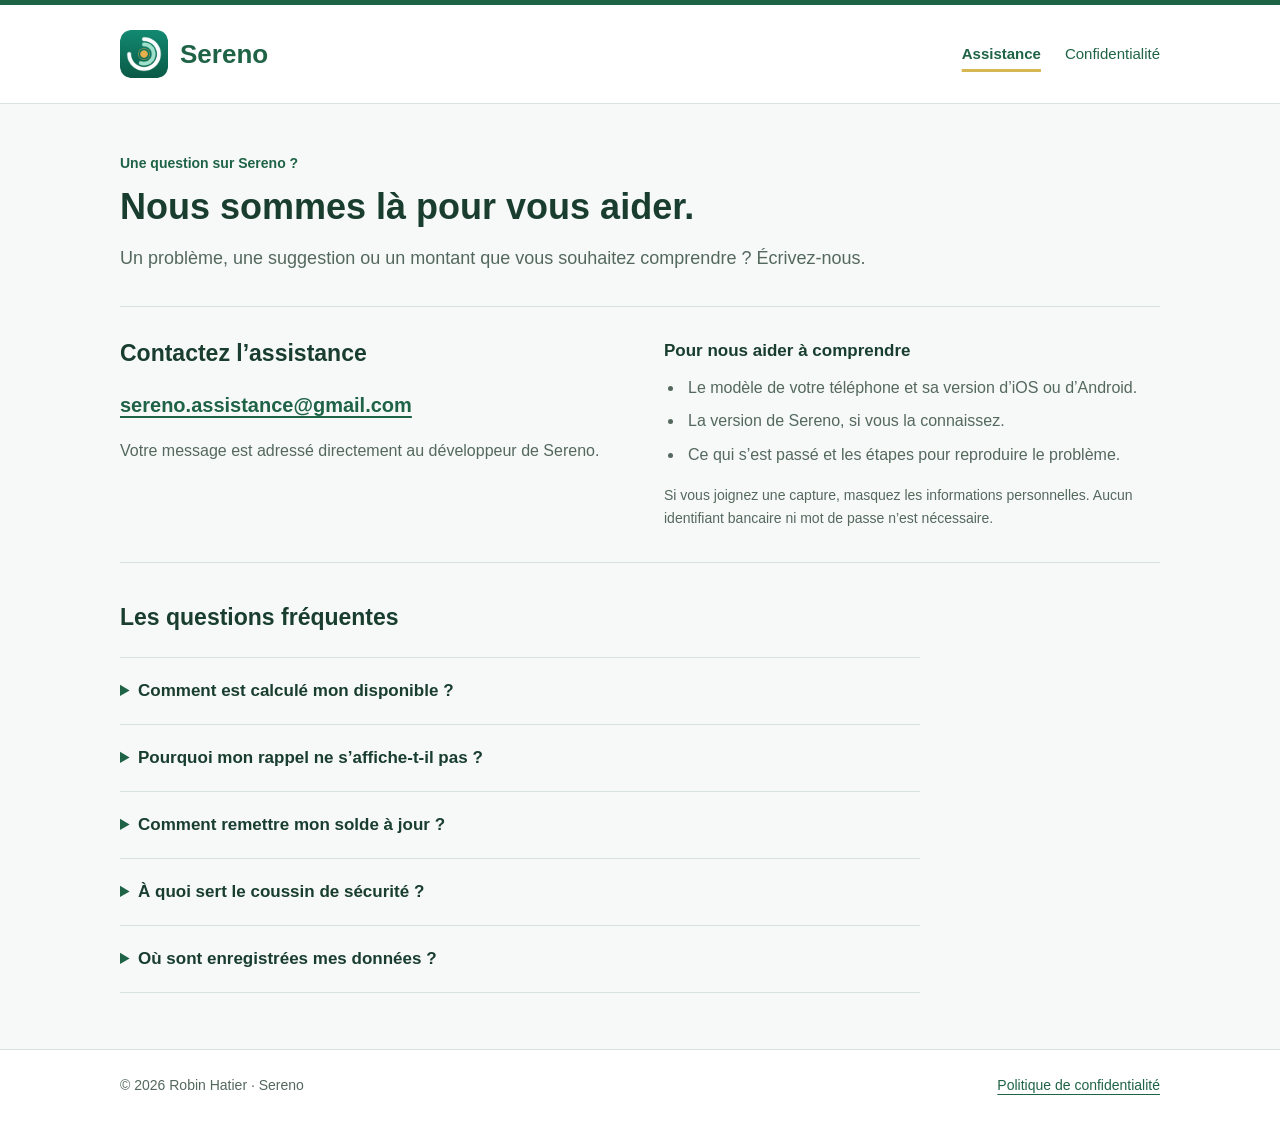
<file: index.html>
<!doctype html>
<html lang="fr">
<head>
  <meta charset="utf-8">
  <meta name="viewport" content="width=device-width, initial-scale=1">
  <meta name="description" content="Assistance Sereno : contactez-nous et retrouvez les r&eacute;ponses aux questions sur votre budget, le calendrier et les rappels.">
  <meta name="theme-color" content="#1f6347">
  <title>Assistance | Sereno</title>
  <link rel="icon" href="logo.png" type="image/png">
  <link rel="stylesheet" href="styles.css">
</head>
<body>
  <a class="skip-link" href="#contenu">Aller au contenu</a>
  <header class="site-header">
    <div class="header-inner">
      <a class="brand" href="index.html" aria-label="Sereno, assistance"><img src="logo.png" alt="" width="48" height="48"><span>Sereno</span></a>
      <nav aria-label="Navigation principale"><a href="index.html" aria-current="page">Assistance</a><a href="confidentialite.html">Confidentialit&eacute;</a></nav>
    </div>
  </header>
  <main id="contenu" class="container">
    <div class="page-heading">
      <p class="eyebrow">Une question sur Sereno ?</p>
      <h1>Nous sommes l&agrave; pour vous aider.</h1>
      <p class="lead">Un probl&egrave;me, une suggestion ou un montant que vous souhaitez comprendre ? &Eacute;crivez-nous.</p>
    </div>
    <section class="contact-section" aria-labelledby="contact">
      <div>
        <h2 id="contact">Contactez l&rsquo;assistance</h2>
        <a class="email-link" href="mailto:sereno.assistance@gmail.com?subject=Assistance%20Sereno">sereno.assistance@gmail.com</a>
        <p>Votre message est adress&eacute; directement au d&eacute;veloppeur de Sereno.</p>
      </div>
      <div class="report-details">
        <h3>Pour nous aider &agrave; comprendre</h3>
        <ul><li>Le mod&egrave;le de votre t&eacute;l&eacute;phone et sa version d&rsquo;iOS ou d&rsquo;Android.</li><li>La version de Sereno, si vous la connaissez.</li><li>Ce qui s&rsquo;est pass&eacute; et les &eacute;tapes pour reproduire le probl&egrave;me.</li></ul>
        <p class="small">Si vous joignez une capture, masquez les informations personnelles. Aucun identifiant bancaire ni mot de passe n&rsquo;est n&eacute;cessaire.</p>
      </div>
    </section>
    <section class="faq-section" aria-labelledby="questions">
      <h2 id="questions">Les questions fr&eacute;quentes</h2>
      <details><summary>Comment est calcul&eacute; mon disponible ?</summary><div class="answer"><p>Sereno projette l&rsquo;&eacute;volution de votre solde &agrave; partir des revenus, d&eacute;penses et mouvements d&rsquo;&eacute;pargne enregistr&eacute;s. Le disponible tient compte du solde pr&eacute;vu au plus bas jusqu&rsquo;au prochain revenu et du coussin de s&eacute;curit&eacute; que vous souhaitez pr&eacute;server.</p><p>Le montant par jour est un rep&egrave;re calcul&eacute; sur ce disponible. Les pr&eacute;visions d&eacute;pendent des informations saisies et ne remplacent pas le solde communiqu&eacute; par votre banque.</p></div></details>
      <details><summary>Pourquoi mon rappel ne s&rsquo;affiche-t-il pas ?</summary><div class="answer"><p>V&eacute;rifiez qu&rsquo;un rappel est choisi dans l&rsquo;op&eacute;ration et que les notifications sont autoris&eacute;es pour Sereno dans les r&eacute;glages de votre t&eacute;l&eacute;phone.</p><p>Les rappels sont programm&eacute;s sur ce t&eacute;l&eacute;phone, le matin &agrave; 9 h le jour choisi. Un rappel dont l&rsquo;heure est d&eacute;j&agrave; pass&eacute;e n&rsquo;est pas envoy&eacute; r&eacute;troactivement. Le mode Concentration ou les r&eacute;glages de notifications peuvent modifier leur affichage.</p></div></details>
      <details><summary>Comment remettre mon solde &agrave; jour ?</summary><div class="answer"><p>Dans l&rsquo;onglet R&eacute;glages, utilisez la remise &agrave; jour du solde. Renseignez le solde actuel indiqu&eacute; par votre banque, puis passez en revue vos op&eacute;rations pour actualiser les pr&eacute;visions.</p><p>Sereno ne se connecte pas &agrave; votre compte bancaire : les informations sont renseign&eacute;es par vos soins.</p></div></details>
      <details><summary>&Agrave; quoi sert le coussin de s&eacute;curit&eacute; ?</summary><div class="answer"><p>Il correspond &agrave; la somme que vous pr&eacute;f&eacute;rez garder pour les impr&eacute;vus. Cet argent reste sur votre compte ; Sereno le retranche du disponible pour vous aider &agrave; le pr&eacute;server. Aucun argent n&rsquo;est transf&eacute;r&eacute; par l&rsquo;application.</p></div></details>
      <details><summary>O&ugrave; sont enregistr&eacute;es mes donn&eacute;es ?</summary><div class="answer"><p>Les informations de budget sont enregistr&eacute;es localement sur votre appareil. Sereno ne les synchronise pas avec un serveur du d&eacute;veloppeur.</p><p>Les sauvegardes de votre appareil d&eacute;pendent des r&eacute;glages de votre syst&egrave;me. Consultez la <a href="confidentialite.html">politique de confidentialit&eacute;</a> pour les d&eacute;tails.</p></div></details>
    </section>
  </main>
  <footer class="site-footer"><div class="footer-inner"><p>&copy; 2026 Robin Hatier &middot; Sereno</p><a href="confidentialite.html">Politique de confidentialit&eacute;</a></div></footer>
</body>
</html>
</file>
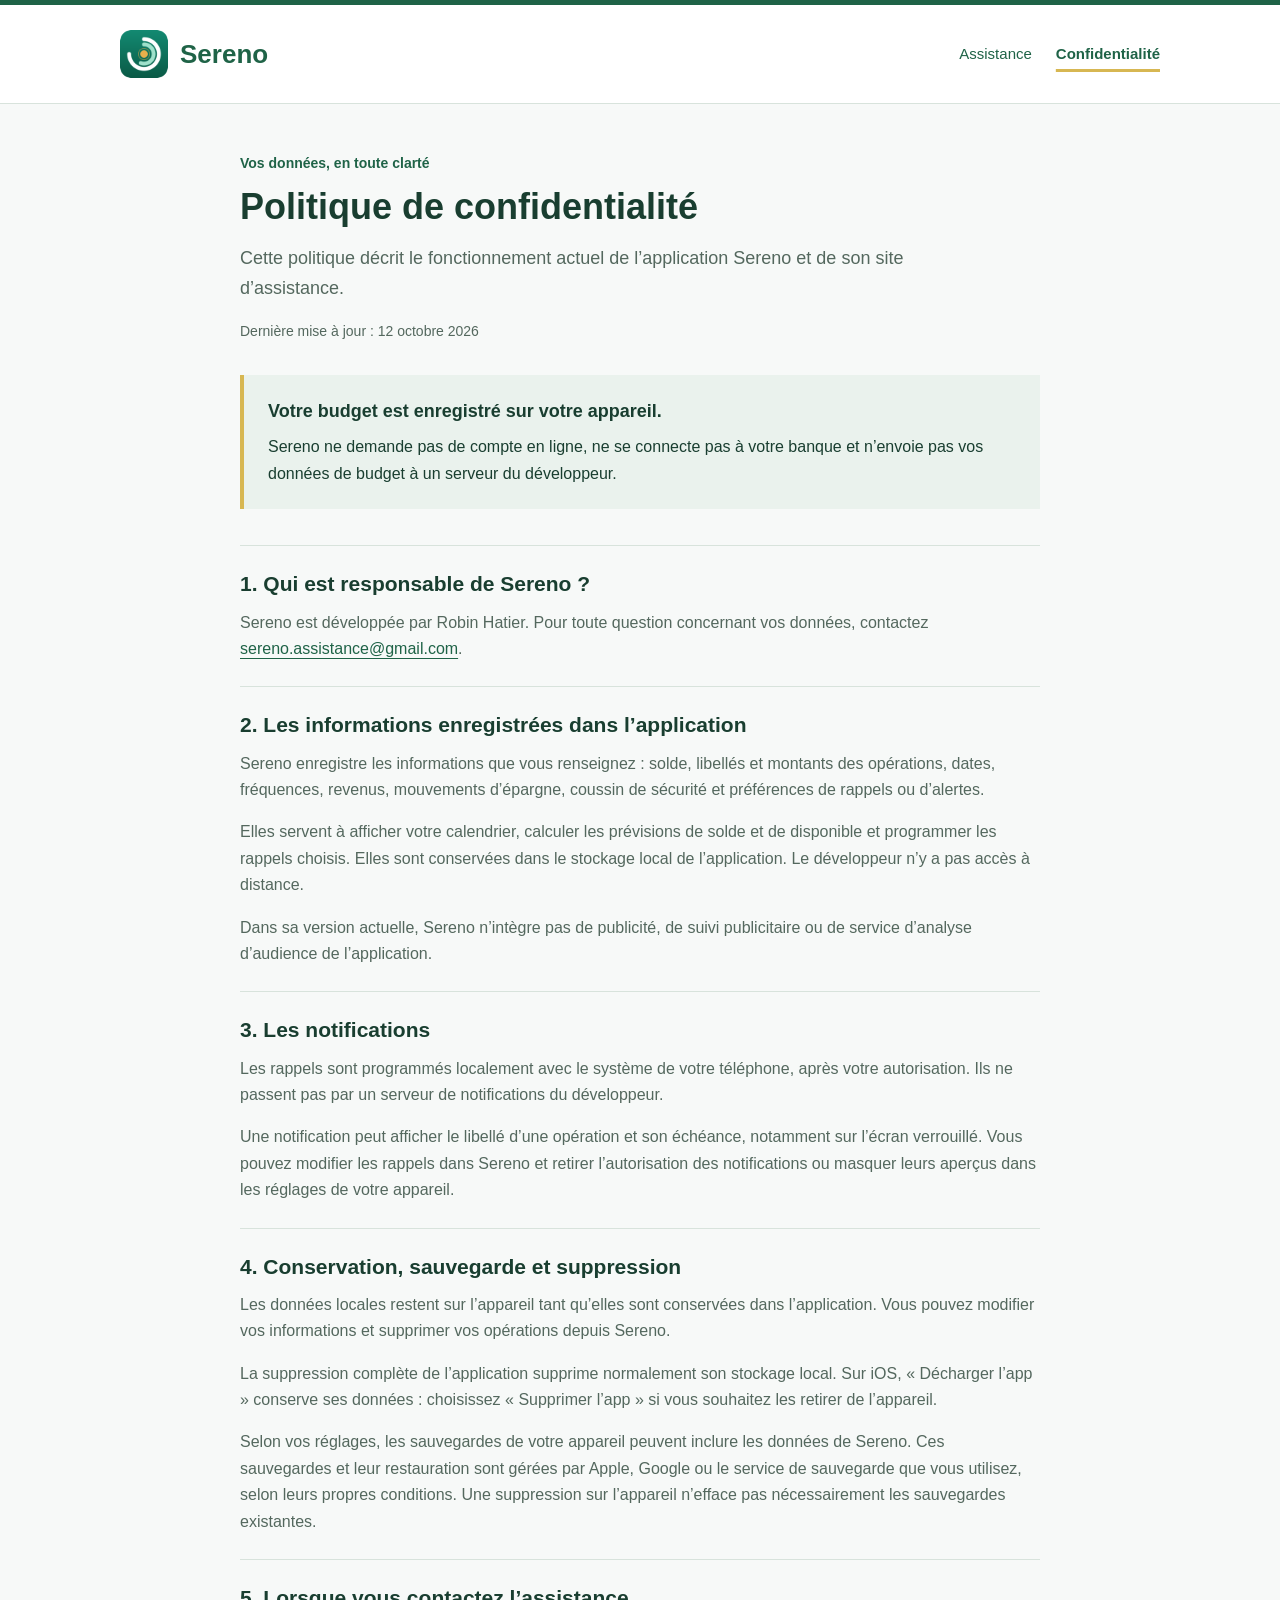
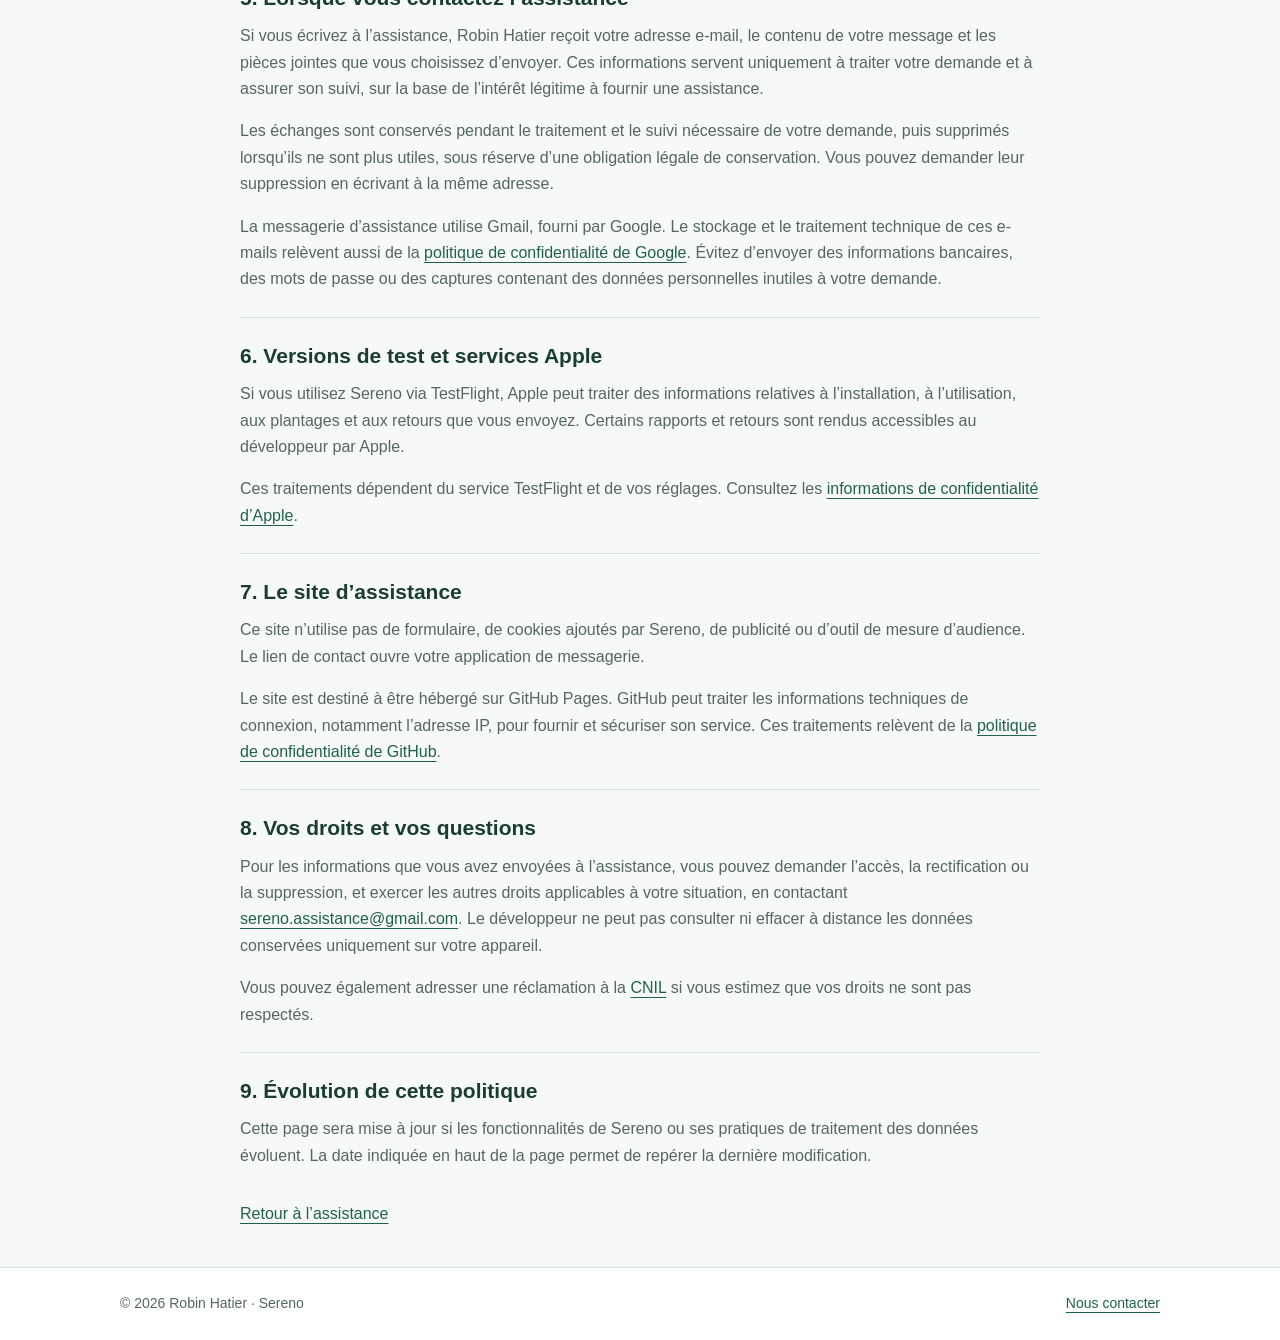
<file: confidentialite.html>
<!doctype html>
<html lang="fr">
<head>
  <meta charset="utf-8">
  <meta name="viewport" content="width=device-width, initial-scale=1">
  <meta name="description" content="Politique de confidentialit&eacute; de Sereno : stockage local, notifications, assistance et gestion de vos donn&eacute;es.">
  <meta name="theme-color" content="#1f6347">
  <title>Confidentialit&eacute; | Sereno</title>
  <link rel="icon" href="logo.png" type="image/png">
  <link rel="stylesheet" href="styles.css">
</head>
<body>
  <a class="skip-link" href="#contenu">Aller au contenu</a>
  <header class="site-header"><div class="header-inner"><a class="brand" href="index.html" aria-label="Sereno, assistance"><img src="logo.png" alt="" width="48" height="48"><span>Sereno</span></a><nav aria-label="Navigation principale"><a href="index.html">Assistance</a><a href="confidentialite.html" aria-current="page">Confidentialit&eacute;</a></nav></div></header>
  <main id="contenu" class="container policy">
    <div class="page-heading"><p class="eyebrow">Vos donn&eacute;es, en toute clart&eacute;</p><h1>Politique de confidentialit&eacute;</h1><p class="lead">Cette politique d&eacute;crit le fonctionnement actuel de l&rsquo;application Sereno et de son site d&rsquo;assistance.</p><p class="updated">Derni&egrave;re mise &agrave; jour : 12 octobre 2026</p></div>
    <div class="policy-summary"><strong>Votre budget est enregistr&eacute; sur votre appareil.</strong><p>Sereno ne demande pas de compte en ligne, ne se connecte pas &agrave; votre banque et n&rsquo;envoie pas vos donn&eacute;es de budget &agrave; un serveur du d&eacute;veloppeur.</p></div>
    <section><h2>1. Qui est responsable de Sereno ?</h2><p>Sereno est d&eacute;velopp&eacute;e par Robin Hatier. Pour toute question concernant vos donn&eacute;es, contactez <a href="mailto:sereno.assistance@gmail.com">sereno.assistance@gmail.com</a>.</p></section>
    <section><h2>2. Les informations enregistr&eacute;es dans l&rsquo;application</h2><p>Sereno enregistre les informations que vous renseignez : solde, libell&eacute;s et montants des op&eacute;rations, dates, fr&eacute;quences, revenus, mouvements d&rsquo;&eacute;pargne, coussin de s&eacute;curit&eacute; et pr&eacute;f&eacute;rences de rappels ou d&rsquo;alertes.</p><p>Elles servent &agrave; afficher votre calendrier, calculer les pr&eacute;visions de solde et de disponible et programmer les rappels choisis. Elles sont conserv&eacute;es dans le stockage local de l&rsquo;application. Le d&eacute;veloppeur n&rsquo;y a pas acc&egrave;s &agrave; distance.</p><p>Dans sa version actuelle, Sereno n&rsquo;int&egrave;gre pas de publicit&eacute;, de suivi publicitaire ou de service d&rsquo;analyse d&rsquo;audience de l&rsquo;application.</p></section>
    <section><h2>3. Les notifications</h2><p>Les rappels sont programm&eacute;s localement avec le syst&egrave;me de votre t&eacute;l&eacute;phone, apr&egrave;s votre autorisation. Ils ne passent pas par un serveur de notifications du d&eacute;veloppeur.</p><p>Une notification peut afficher le libell&eacute; d&rsquo;une op&eacute;ration et son &eacute;ch&eacute;ance, notamment sur l&rsquo;&eacute;cran verrouill&eacute;. Vous pouvez modifier les rappels dans Sereno et retirer l&rsquo;autorisation des notifications ou masquer leurs aper&ccedil;us dans les r&eacute;glages de votre appareil.</p></section>
    <section><h2>4. Conservation, sauvegarde et suppression</h2><p>Les donn&eacute;es locales restent sur l&rsquo;appareil tant qu&rsquo;elles sont conserv&eacute;es dans l&rsquo;application. Vous pouvez modifier vos informations et supprimer vos op&eacute;rations depuis Sereno.</p><p>La suppression compl&egrave;te de l&rsquo;application supprime normalement son stockage local. Sur iOS, &laquo; D&eacute;charger l&rsquo;app &raquo; conserve ses donn&eacute;es : choisissez &laquo; Supprimer l&rsquo;app &raquo; si vous souhaitez les retirer de l&rsquo;appareil.</p><p>Selon vos r&eacute;glages, les sauvegardes de votre appareil peuvent inclure les donn&eacute;es de Sereno. Ces sauvegardes et leur restauration sont g&eacute;r&eacute;es par Apple, Google ou le service de sauvegarde que vous utilisez, selon leurs propres conditions. Une suppression sur l&rsquo;appareil n&rsquo;efface pas n&eacute;cessairement les sauvegardes existantes.</p></section>
    <section><h2>5. Lorsque vous contactez l&rsquo;assistance</h2><p>Si vous &eacute;crivez &agrave; l&rsquo;assistance, Robin Hatier re&ccedil;oit votre adresse e-mail, le contenu de votre message et les pi&egrave;ces jointes que vous choisissez d&rsquo;envoyer. Ces informations servent uniquement &agrave; traiter votre demande et &agrave; assurer son suivi, sur la base de l&rsquo;int&eacute;r&ecirc;t l&eacute;gitime &agrave; fournir une assistance.</p><p>Les &eacute;changes sont conserv&eacute;s pendant le traitement et le suivi n&eacute;cessaire de votre demande, puis supprim&eacute;s lorsqu&rsquo;ils ne sont plus utiles, sous r&eacute;serve d&rsquo;une obligation l&eacute;gale de conservation. Vous pouvez demander leur suppression en &eacute;crivant &agrave; la m&ecirc;me adresse.</p><p>La messagerie d&rsquo;assistance utilise Gmail, fourni par Google. Le stockage et le traitement technique de ces e-mails rel&egrave;vent aussi de la <a href="https://policies.google.com/privacy?hl=fr">politique de confidentialit&eacute; de Google</a>. &Eacute;vitez d&rsquo;envoyer des informations bancaires, des mots de passe ou des captures contenant des donn&eacute;es personnelles inutiles &agrave; votre demande.</p></section>
    <section><h2>6. Versions de test et services Apple</h2><p>Si vous utilisez Sereno via TestFlight, Apple peut traiter des informations relatives &agrave; l&rsquo;installation, &agrave; l&rsquo;utilisation, aux plantages et aux retours que vous envoyez. Certains rapports et retours sont rendus accessibles au d&eacute;veloppeur par Apple.</p><p>Ces traitements d&eacute;pendent du service TestFlight et de vos r&eacute;glages. Consultez les <a href="https://www.apple.com/legal/privacy/">informations de confidentialit&eacute; d&rsquo;Apple</a>.</p></section>
    <section><h2>7. Le site d&rsquo;assistance</h2><p>Ce site n&rsquo;utilise pas de formulaire, de cookies ajout&eacute;s par Sereno, de publicit&eacute; ou d&rsquo;outil de mesure d&rsquo;audience. Le lien de contact ouvre votre application de messagerie.</p><p>Le site est destin&eacute; &agrave; &ecirc;tre h&eacute;berg&eacute; sur GitHub Pages. GitHub peut traiter les informations techniques de connexion, notamment l&rsquo;adresse IP, pour fournir et s&eacute;curiser son service. Ces traitements rel&egrave;vent de la <a href="https://docs.github.com/fr/site-policy/privacy-policies/github-general-privacy-statement">politique de confidentialit&eacute; de GitHub</a>.</p></section>
    <section><h2>8. Vos droits et vos questions</h2><p>Pour les informations que vous avez envoy&eacute;es &agrave; l&rsquo;assistance, vous pouvez demander l&rsquo;acc&egrave;s, la rectification ou la suppression, et exercer les autres droits applicables &agrave; votre situation, en contactant <a href="mailto:sereno.assistance@gmail.com">sereno.assistance@gmail.com</a>. Le d&eacute;veloppeur ne peut pas consulter ni effacer &agrave; distance les donn&eacute;es conserv&eacute;es uniquement sur votre appareil.</p><p>Vous pouvez &eacute;galement adresser une r&eacute;clamation &agrave; la <a href="https://www.cnil.fr/fr/plaintes">CNIL</a> si vous estimez que vos droits ne sont pas respect&eacute;s.</p></section>
    <section><h2>9. &Eacute;volution de cette politique</h2><p>Cette page sera mise &agrave; jour si les fonctionnalit&eacute;s de Sereno ou ses pratiques de traitement des donn&eacute;es &eacute;voluent. La date indiqu&eacute;e en haut de la page permet de rep&eacute;rer la derni&egrave;re modification.</p></section>
    <p class="back-link"><a href="index.html">Retour &agrave; l&rsquo;assistance</a></p>
  </main>
  <footer class="site-footer"><div class="footer-inner"><p>&copy; 2026 Robin Hatier &middot; Sereno</p><a href="mailto:sereno.assistance@gmail.com">Nous contacter</a></div></footer>
</body>
</html>
</file>
<file: styles.css>
:root { color-scheme: light; --ink: #193e30; --green: #1f6347; --muted: #54685e; --line: #d8e3dc; --gold: #d7b752; --page: #f7f9f8; }
* { box-sizing: border-box; }
body { margin: 0; background: var(--page); color: var(--ink); font-family: -apple-system, BlinkMacSystemFont, "Segoe UI", sans-serif; font-size: 16px; line-height: 1.65; }
a { color: var(--green); text-underline-offset: 4px; overflow-wrap: anywhere; }
a:hover { color: #103f2c; }
a:focus-visible, summary:focus-visible { outline: 3px solid var(--gold); outline-offset: 5px; }
.skip-link { position: absolute; top: -100px; left: 16px; z-index: 5; background: white; padding: 12px; }
.skip-link:focus { top: 12px; }
.site-header { border-top: 5px solid var(--green); border-bottom: 1px solid var(--line); background: white; }
.header-inner, .footer-inner { width: min(100% - 48px, 1040px); margin: auto; display: flex; align-items: center; justify-content: space-between; gap: 24px; }
.header-inner { min-height: 98px; }
.brand { display: flex; align-items: center; gap: 12px; text-decoration: none; font-size: 26px; font-weight: 750; }
.brand img { display: block; border-radius: 10px; }
nav { display: flex; flex-wrap: wrap; gap: 24px; }
nav a { text-decoration: none; font-size: 15px; padding: 10px 0; }
nav a[aria-current] { font-weight: 700; text-decoration: underline; text-decoration-color: var(--gold); text-decoration-thickness: 3px; text-underline-offset: 10px; }
.container { width: min(100% - 48px, 1040px); margin: auto; }
.page-heading { padding: 48px 0 32px; max-width: 760px; }
.eyebrow { margin: 0 0 10px; color: var(--green); font-size: 14px; font-weight: 650; }
h1 { margin: 0 0 16px; font-size: 36px; line-height: 1.2; font-weight: 750; overflow-wrap: anywhere; }
h2 { margin: 0 0 12px; font-size: 23px; line-height: 1.3; font-weight: 700; }
h3 { margin: 0 0 12px; font-size: 17px; line-height: 1.4; }
p { margin: 0 0 16px; }
.lead { font-size: 18px; color: var(--muted); margin-bottom: 0; }
.contact-section { border-top: 1px solid var(--line); border-bottom: 1px solid var(--line); padding: 32px 0; display: grid; grid-template-columns: 1fr 1fr; gap: 48px; }
.email-link { display: inline-block; font-size: 20px; font-weight: 700; margin: 8px 0 16px; max-width: 100%; }
.contact-section p, .report-details ul { color: var(--muted); }
.contact-section p:last-child { margin-bottom: 0; }
ul { margin: 0 0 16px; padding-left: 20px; }
li { padding-left: 4px; margin-bottom: 7px; }
.small { font-size: 14px; }
.faq-section { padding: 40px 0 56px; max-width: 800px; }
.faq-section h2 { margin-bottom: 24px; }
details { border-top: 1px solid var(--line); }
details:last-child { border-bottom: 1px solid var(--line); }
summary { cursor: pointer; padding: 19px 0; font-size: 17px; font-weight: 650; }
summary::marker { color: var(--green); }
.answer { padding: 0 12px 10px 20px; color: var(--muted); }
.site-footer { border-top: 1px solid var(--line); background: white; }
.footer-inner { padding: 24px 0; font-size: 14px; flex-wrap: wrap; }
.footer-inner p { margin: 0; color: var(--muted); }
.policy { max-width: 800px; padding-bottom: 40px; }
.updated { margin-top: 16px; margin-bottom: 0; font-size: 14px; color: var(--muted); }
.policy-summary { border-left: 4px solid var(--gold); background: #eaf2ed; padding: 22px 24px; margin-bottom: 36px; }
.policy-summary strong { display: block; font-size: 18px; margin-bottom: 8px; }
.policy-summary p { margin: 0; }
.policy section { padding-top: 24px; margin-top: 24px; border-top: 1px solid var(--line); }
.policy section h2 { font-size: 21px; }
.policy section p { color: var(--muted); }
.back-link { margin: 32px 0 0; }
@media (max-width: 680px) {
  .header-inner, .footer-inner, .container { width: calc(100% - 36px); }
  .header-inner { align-items: flex-start; flex-direction: column; padding: 18px 0; gap: 10px; }
  nav { gap: 26px; }
  .page-heading { padding-top: 32px; }
  h1 { font-size: 30px; }
  .lead { font-size: 17px; }
  .contact-section { grid-template-columns: 1fr; gap: 26px; }
  .email-link { font-size: 18px; }
  .faq-section { padding-top: 32px; }
  .policy-summary { padding: 18px; }
}
@media (prefers-reduced-motion: no-preference) { a { transition: color 120ms ease; } }
</file>
